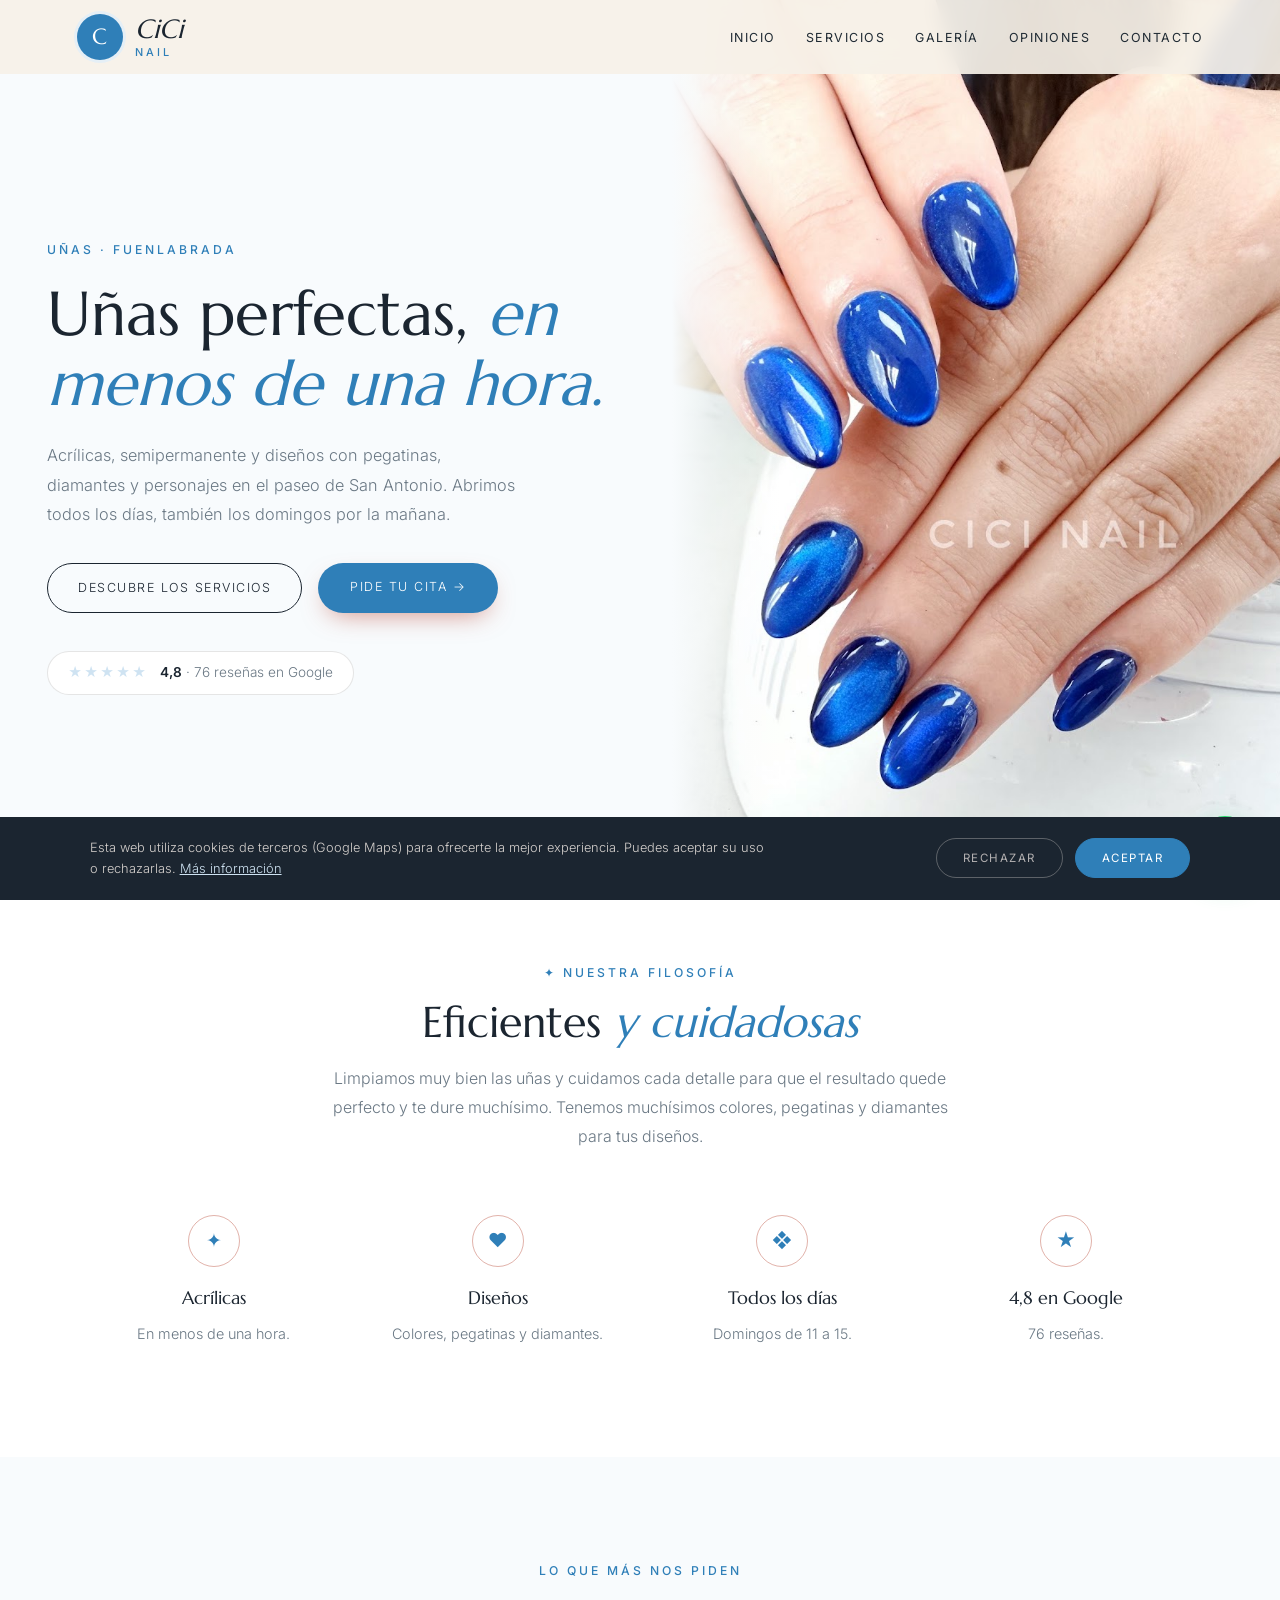
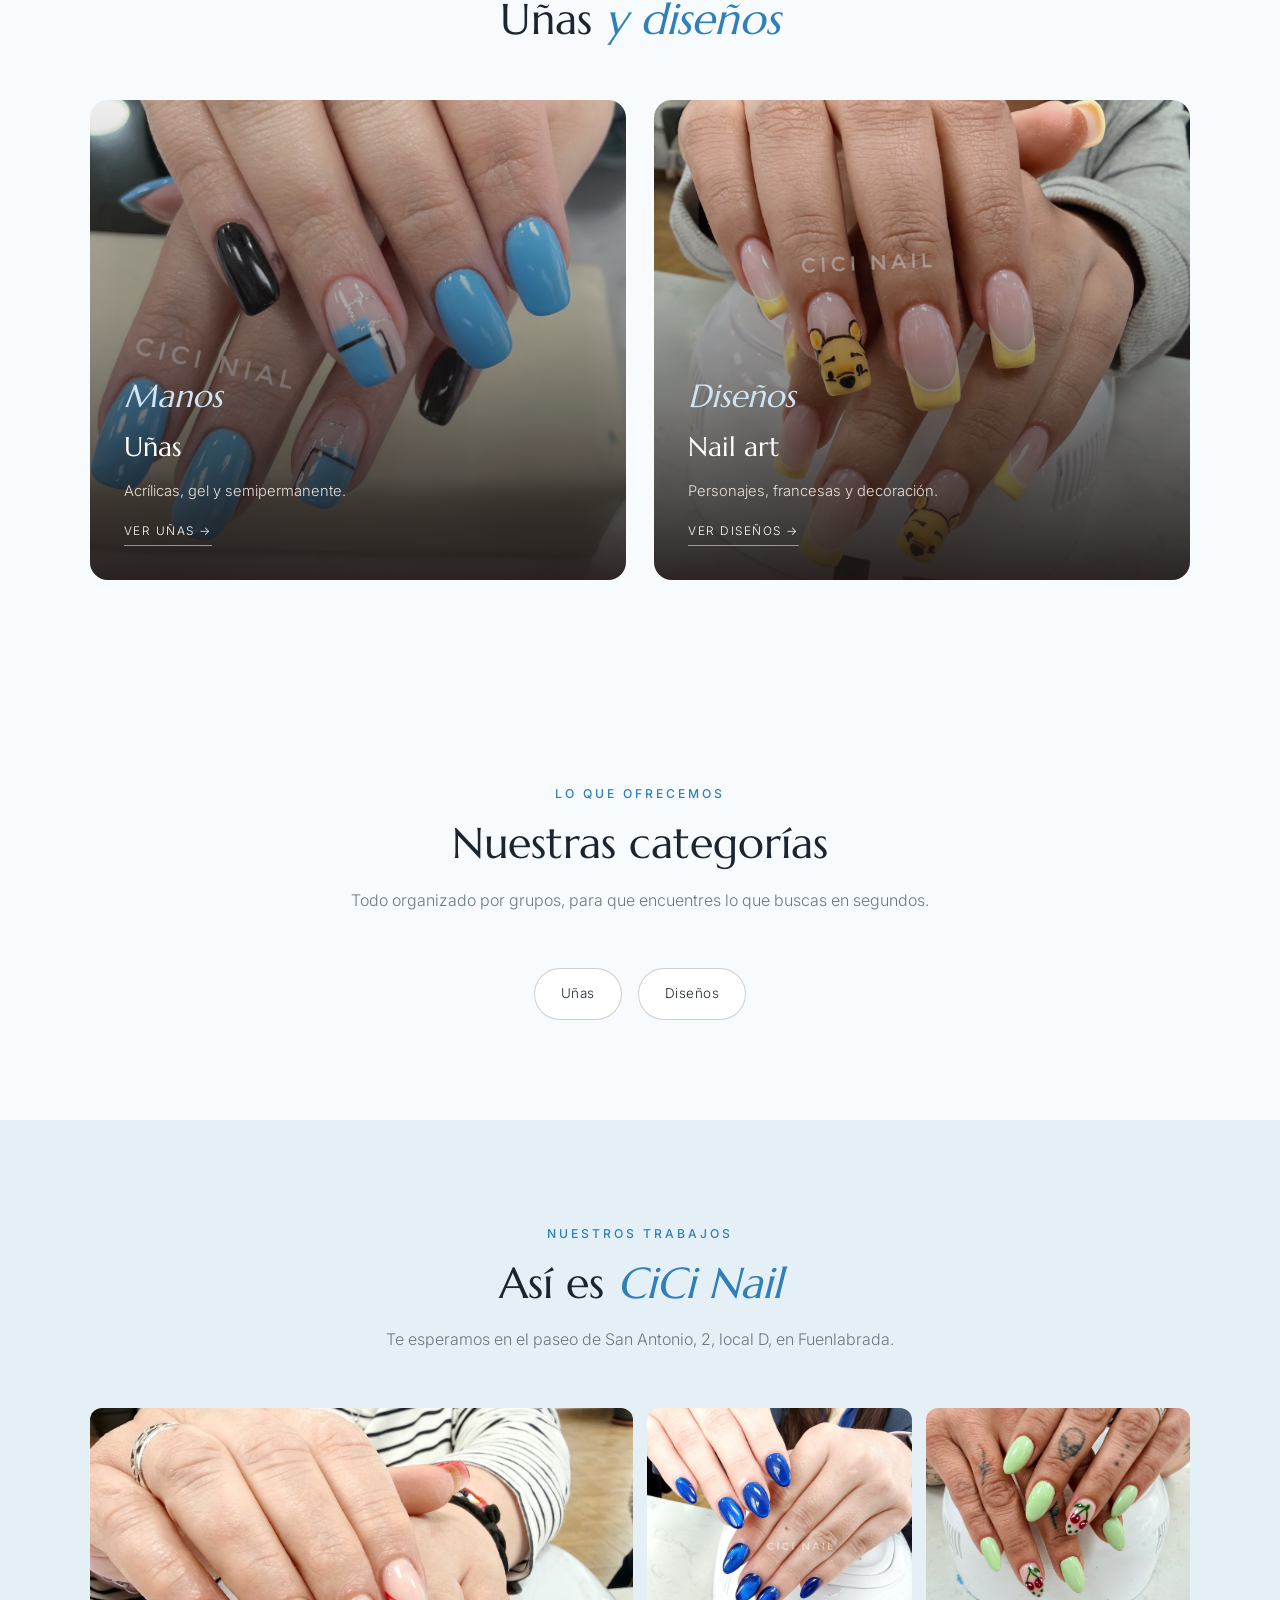
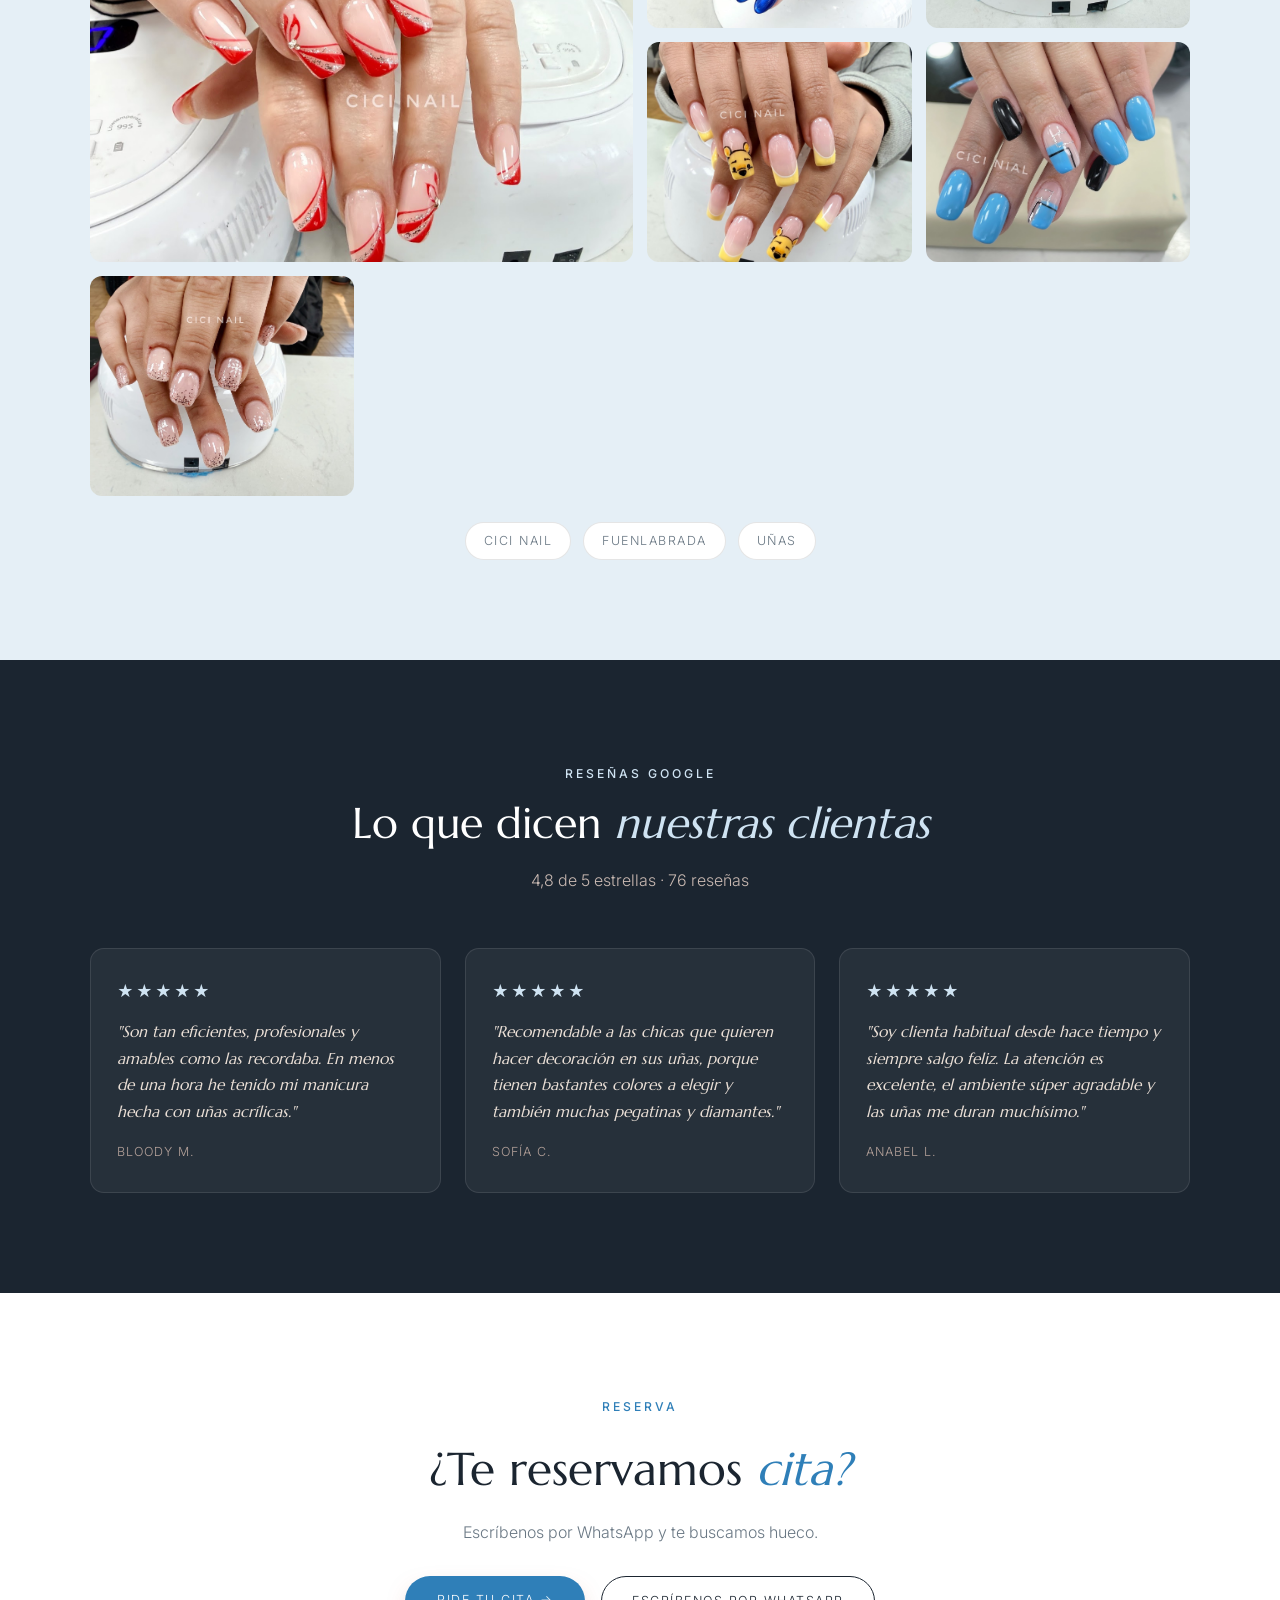
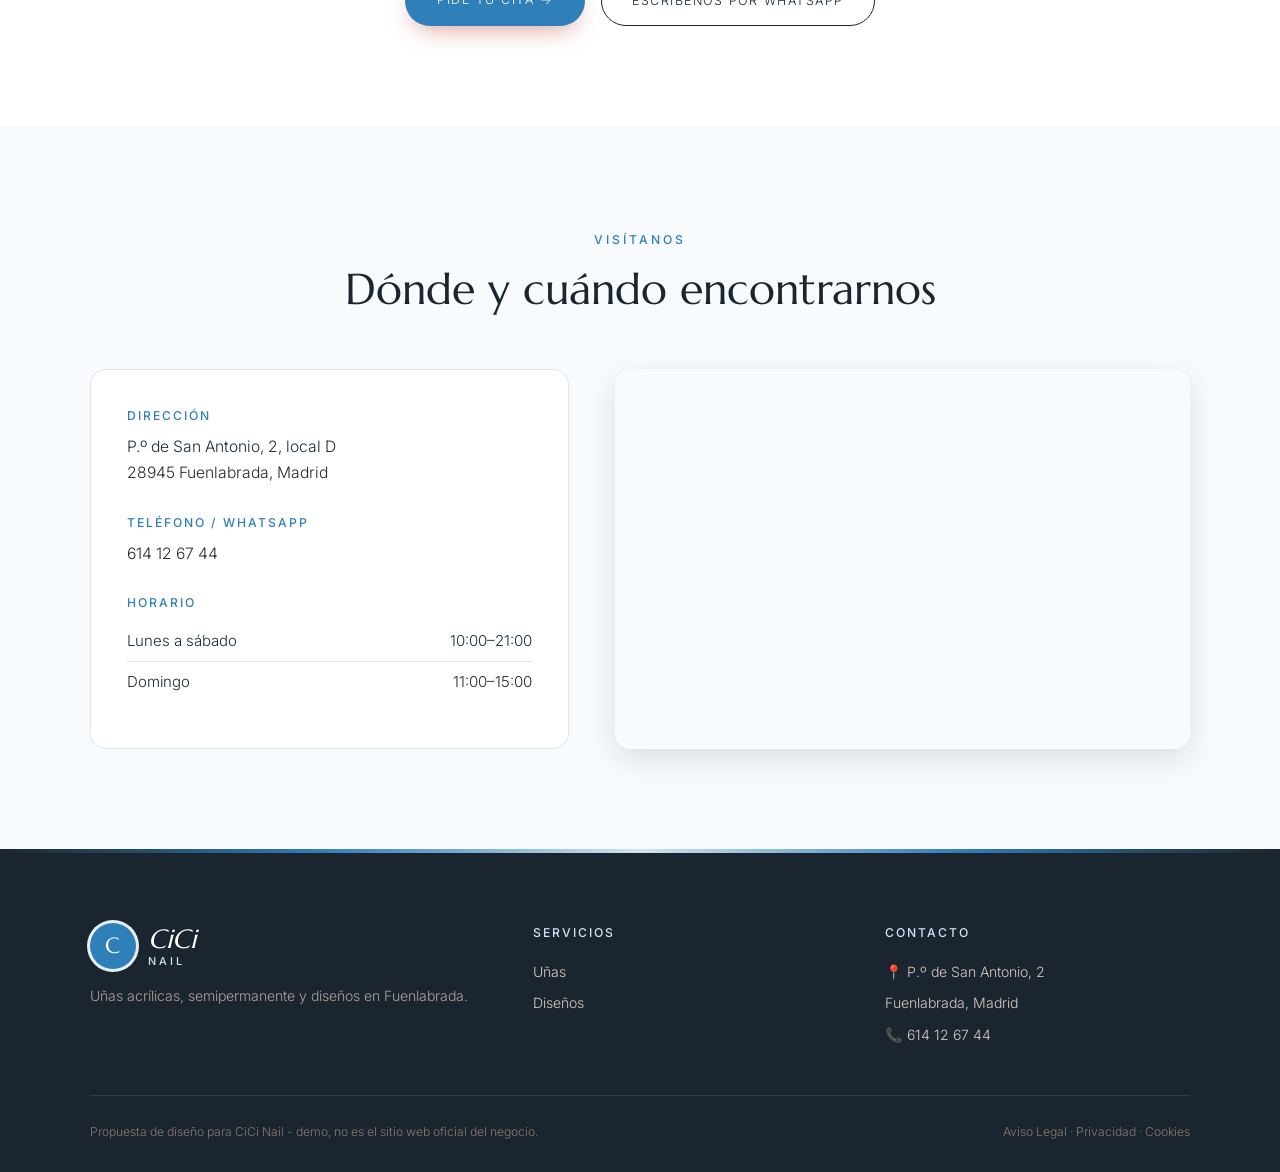
<file: index.html>
<!DOCTYPE html>
<html lang="es">
<head>
<meta charset="UTF-8">
<meta name="viewport" content="width=device-width, initial-scale=1.0">
<title>CiCi Nail — Uñas acrílicas, gel y decoración en Fuenlabrada</title>
<meta name="description" content="CiCi Nail, salón de uñas en P.º de San Antonio 2, Fuenlabrada. Uñas acrílicas, semipermanente, diseños con pegatinas, diamantes y personajes, y manicura. Abierto todos los días. 4,8★ con 76 reseñas en Google.">
<meta name="theme-color" content="#1b2530">
<meta property="og:title" content="CiCi Nail · Fuenlabrada">
<meta property="og:image" content="maps_06.jpg">

<link rel="preconnect" href="https://fonts.googleapis.com"><link rel="preconnect" href="https://fonts.gstatic.com" crossorigin><link href="https://fonts.googleapis.com/css2?family=Marcellus&family=Inter:wght@300;400;500;600&display=swap" rel="stylesheet">
<link rel="stylesheet" href="styles.css">
</head>
<body>

<header id="header">
  <a href="index.html" class="logo" aria-label="CiCi Nail, inicio"><span class="logo-mark">C</span><span class="logo-text"><span class="script">CiCi</span><small>nail</small></span></a>
  <nav id="nav" aria-label="Navegación principal"><ul><li><a href="index.html#inicio">Inicio</a></li><li><a href="servicios.html">Servicios</a></li><li><a href="index.html#galeria">Galería</a></li><li><a href="index.html#opiniones">Opiniones</a></li><li><a href="index.html#contacto">Contacto</a></li></ul></nav><button class="nav-toggle" id="navToggle" aria-label="Abrir menú">☰</button>
</header>

<section class="hero" id="inicio">
  <div class="hero-text">
    <span class="eyebrow">Uñas · Fuenlabrada</span>
    <h1>Uñas perfectas, <em>en menos de una hora.</em></h1>
    <p>Acrílicas, semipermanente y diseños con pegatinas, diamantes y personajes en el paseo de San Antonio. Abrimos todos los días, también los domingos por la mañana.</p>
    <div class="hero-ctas">
      <a href="servicios.html" class="btn-outline">Descubre los servicios</a>
      <a href="https://wa.me/34614126744?text=Hola%2C%20quiero%20pedir%20cita%20en%20CiCi%20Nail" class="btn-solid" target="_blank" rel="noopener">Pide tu cita →</a>
    </div>
    <a class="hero-rating" href="https://www.google.com/maps/search/?api=1&query=CiCi+Nail,+P.%C2%BA+de+San+Antonio+2,+Fuenlabrada" target="_blank" rel="noopener"><span class="stars">★★★★★</span><span><strong>4,8</strong> · 76 reseñas en Google</span></a>
  </div>
  <div class="hero-img"><img src="maps_06.jpg" alt="Uñas azules almendradas en CiCi Nail" style="object-position:center 50%;"></div>
</section>

<section class="trust">
  <div class="section-head">
    <span class="eyebrow">✦ Nuestra filosofía</span>
    <h2>Eficientes <em>y cuidadosas</em></h2>
    <p>Limpiamos muy bien las uñas y cuidamos cada detalle para que el resultado quede perfecto y te dure muchísimo. Tenemos muchísimos colores, pegatinas y diamantes para tus diseños.</p>
  </div>
  <div class="trust-grid">
    <div class="trust-card"><span class="trust-ic">✦</span><h3>Acrílicas</h3><p>En menos de una hora.</p></div>
    <div class="trust-card"><span class="trust-ic">♥</span><h3>Diseños</h3><p>Colores, pegatinas y diamantes.</p></div>
    <div class="trust-card"><span class="trust-ic">❖</span><h3>Todos los días</h3><p>Domingos de 11 a 15.</p></div>
    <div class="trust-card"><span class="trust-ic">★</span><h3>4,8 en Google</h3><p>76 reseñas.</p></div>
  </div>
</section>

<section class="worlds">
  <div class="section-head">
    <span class="eyebrow">Lo que más nos piden</span>
    <h2>Uñas <em>y diseños</em></h2>
  </div>
  <div class="worlds-grid">
    <a href="servicios.html#manos" class="world-card"><img src="maps_08.jpg" alt="Uñas"><div class="world-text"><span class="script">Manos</span><h3>Uñas</h3><p>Acrílicas, gel y semipermanente.</p><span class="world-link">Ver uñas →</span></div></a>
    <a href="servicios.html#disenos" class="world-card"><img src="maps_17.jpg" alt="Nail art"><div class="world-text"><span class="script">Diseños</span><h3>Nail art</h3><p>Personajes, francesas y decoración.</p><span class="world-link">Ver diseños →</span></div></a>
  </div>
</section>

<section>
  <div class="section-head">
    <span class="eyebrow">Lo que ofrecemos</span>
    <h2>Nuestras categorías</h2>
    <p>Todo organizado por grupos, para que encuentres lo que buscas en segundos.</p>
  </div>
  <div class="cat-pills">
    <a href="servicios.html#manos" class="cat-pill">Uñas</a>
    <a href="servicios.html#disenos" class="cat-pill">Diseños</a>
  </div>
</section>

<section class="gallery-wrap" id="galeria">
  <div class="section-head">
    <span class="eyebrow">Nuestros trabajos</span>
    <h2>Así es <em>CiCi Nail</em></h2>
    <p>Te esperamos en el paseo de San Antonio, 2, local D, en Fuenlabrada.</p>
  </div>
  <div class="gallery">
    <figure class="big"><img src="maps_01.jpg" alt="Francesa con líneas rojas" loading="lazy"></figure>
    <figure><img src="maps_06.jpg" alt="Azul eléctrico" loading="lazy"></figure>
    <figure><img src="maps_13.jpg" alt="Verde con cerezas" loading="lazy"></figure>
    <figure><img src="maps_17.jpg" alt="Winnie the Pooh" loading="lazy"></figure>
    <figure><img src="maps_08.jpg" alt="Azul y negro" loading="lazy"></figure>
    <figure><img src="maps_05.jpg" alt="Glitter rosa" loading="lazy"></figure>
  </div>
  <div class="brands"><span>CiCi Nail</span><span>Fuenlabrada</span><span>Uñas</span></div>
</section>

<section class="reviews-wrap" id="opiniones">
  <div class="section-head">
    <span class="eyebrow">Reseñas Google</span>
    <h2>Lo que dicen <em>nuestras clientas</em></h2>
    <p>4,8 de 5 estrellas · 76 reseñas</p>
  </div>
  <div class="review-grid">
    <div class="review-card"><div class="stars">★★★★★</div><p>"Son tan eficientes, profesionales y amables como las recordaba. En menos de una hora he tenido mi manicura hecha con uñas acrílicas."</p><cite>Bloody M.</cite></div>
    <div class="review-card"><div class="stars">★★★★★</div><p>"Recomendable a las chicas que quieren hacer decoración en sus uñas, porque tienen bastantes colores a elegir y también muchas pegatinas y diamantes."</p><cite>Sofía C.</cite></div>
    <div class="review-card"><div class="stars">★★★★★</div><p>"Soy clienta habitual desde hace tiempo y siempre salgo feliz. La atención es excelente, el ambiente súper agradable y las uñas me duran muchísimo."</p><cite>Anabel L.</cite></div>
  </div>
</section>

<section class="cta-section">
  <span class="eyebrow">Reserva</span>
  <h2>¿Te reservamos <em>cita?</em></h2>
  <p>Escríbenos por WhatsApp y te buscamos hueco.</p>
  <div class="cta-row">
    <a href="https://wa.me/34614126744?text=Hola%2C%20quiero%20pedir%20cita%20en%20CiCi%20Nail" class="btn-solid" target="_blank" rel="noopener">Pide tu cita →</a>
    <a href="https://wa.me/34614126744?text=Hola%2C%20quiero%20pedir%20cita%20en%20CiCi%20Nail" class="btn-outline" target="_blank" rel="noopener">Escríbenos por WhatsApp</a>
  </div>
</section>

<section class="contact-section" id="contacto">
  <div class="section-head">
    <span class="eyebrow">Visítanos</span>
    <h2>Dónde y cuándo encontrarnos</h2>
  </div>
  <div class="contact-grid">
    <div class="contact-info">
      <div class="contact-block"><h3>Dirección</h3><p>P.º de San Antonio, 2, local D<br>28945 Fuenlabrada, Madrid</p></div>
      <div class="contact-block"><h3>Teléfono / WhatsApp</h3><p><a href="tel:+34614126744">614 12 67 44</a></p></div>
      <div class="contact-block"><h3>Horario</h3><ul class="hours-list"><li><span>Lunes a sábado</span><span>10:00–21:00</span></li><li><span>Domingo</span><span>11:00–15:00</span></li></ul></div>
      
    </div>
    <div class="contact-map">
      <iframe title="Mapa de CiCi Nail" src="https://www.google.com/maps?q=CiCi+Nail,+P.%C2%BA+de+San+Antonio+2,+Fuenlabrada&output=embed" width="100%" height="100%" style="border:0;" allowfullscreen="" loading="lazy" referrerpolicy="no-referrer-when-downgrade"></iframe>
    </div>
  </div>
</section>

<footer>
  <div class="footer-grid">
    <div class="footer-brand">
      <a href="index.html" class="logo light"><span class="logo-mark">C</span><span class="logo-text"><span class="script">CiCi</span><small>nail</small></span></a>
      <p>Uñas acrílicas, semipermanente y diseños en Fuenlabrada.</p>
    </div>
    <div><h4>Servicios</h4><ul><li><a href="servicios.html#manos">Uñas</a></li><li><a href="servicios.html#disenos">Diseños</a></li></ul></div>
    <div><h4>Contacto</h4><ul><li>📍 P.º de San Antonio, 2</li><li>Fuenlabrada, Madrid</li><li>📞 <a href="tel:+34614126744">614 12 67 44</a></li></ul></div>
  </div>
  <div class="footer-bottom">
    <span>Propuesta de diseño para CiCi Nail - demo, no es el sitio web oficial del negocio.</span>
    <span><a href="aviso-legal.html">Aviso Legal</a> &middot; <a href="politica-privacidad.html">Privacidad</a> &middot; <a href="politica-cookies.html">Cookies</a></span>
  </div>
</footer>

<div id="cookie-banner" class="cookie-banner"><p>Esta web utiliza cookies de terceros (Google Maps) para ofrecerte la mejor experiencia. Puedes aceptar su uso o rechazarlas. <a href="politica-cookies.html">Más información</a></p><div class="cookie-actions"><button onclick="setCookieChoice('rejected')" class="ck-reject">Rechazar</button><button onclick="setCookieChoice('accepted')" class="ck-accept">Aceptar</button></div></div>
<div class="social-fabs"><a class="wa-fab" href="https://wa.me/34614126744?text=Hola%2C%20quiero%20pedir%20cita%20en%20CiCi%20Nail" target="_blank" rel="noopener" aria-label="Escribir por WhatsApp"><svg width="28" height="28" viewBox="0 0 24 24" fill="white"><path d="M17.5 14.4c-.3-.1-1.8-.9-2-1s-.5-.1-.7.1-.8 1-.9 1.2-.3.2-.6.1a8.2 8.2 0 0 1-2.4-1.5 9 9 0 0 1-1.7-2.1c-.2-.3 0-.5.1-.6l.4-.5.3-.5v-.5l-.9-2.2c-.2-.6-.5-.5-.7-.5h-.6a1.1 1.1 0 0 0-.8.4 3.4 3.4 0 0 0-1 2.5 5.9 5.9 0 0 0 1.2 3.1 13.5 13.5 0 0 0 5.2 4.6c2.6 1 2.6.7 3.1.6a2.6 2.6 0 0 0 1.7-1.2 2.1 2.1 0 0 0 .2-1.2c-.1-.1-.3-.2-.6-.3ZM12 21.8a9.8 9.8 0 0 1-5-1.4l-.4-.2-3.7 1 1-3.6-.2-.4A9.8 9.8 0 1 1 12 21.8Zm8.4-18.3A11.8 11.8 0 0 0 1.8 17.7L.2 23.8l6.3-1.6a11.8 11.8 0 0 0 5.6 1.4A11.8 11.8 0 0 0 20.4 3.5Z"/></svg></a></div>
<script src="main.js"></script>
</body>
</html>
</file>
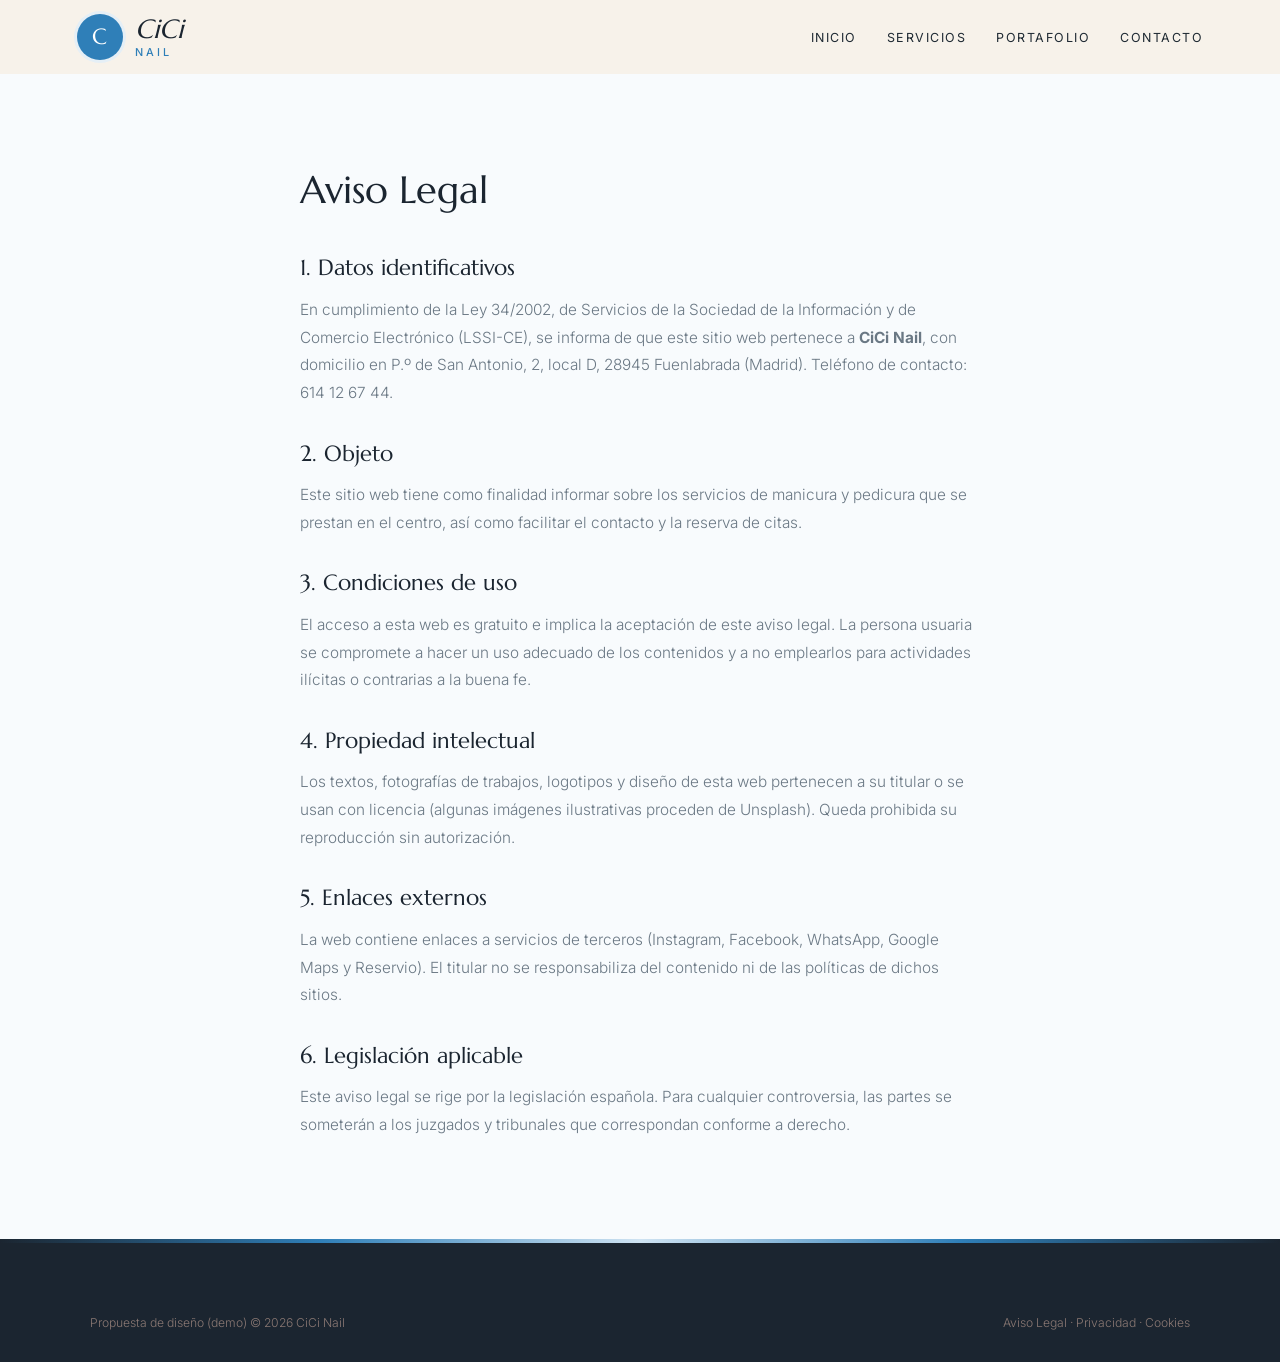
<file: aviso-legal.html>
<!DOCTYPE html>
<html lang="es">
<head>
<meta charset="UTF-8">
<meta name="viewport" content="width=device-width, initial-scale=1.0">
<title>Aviso Legal — CiCi Nail</title>
<meta name="robots" content="noindex">

<link rel="preconnect" href="https://fonts.googleapis.com">
<link href="https://fonts.googleapis.com/css2?family=Marcellus&family=Inter:wght@300;400;500;600&display=swap" rel="stylesheet">
<link rel="stylesheet" href="styles.css">
</head>
<body>
<header id="header" class="scrolled">
  <a href="index.html" class="logo" aria-label="CiCi Nail, inicio">
    <span class="logo-mark">C</span>
    <span class="logo-text"><span class="script">CiCi</span><small>nail</small></span>
  </a>
  <nav id="nav" aria-label="Navegación principal">
    <ul>
      <li><a href="index.html#inicio">Inicio</a></li>
      <li><a href="servicios.html">Servicios</a></li>
      <li><a href="portafolio.html">Portafolio</a></li>
      <li><a href="index.html#contacto">Contacto</a></li>
    </ul>
  </nav>
  <button class="nav-toggle" id="navToggle" aria-label="Abrir menú">☰</button>
</header>
<main class="legal"><h1>Aviso Legal</h1>
<h2>1. Datos identificativos</h2>
<p>En cumplimiento de la Ley 34/2002, de Servicios de la Sociedad de la Información y de Comercio Electrónico (LSSI-CE), se informa de que este sitio web pertenece a <strong>CiCi Nail</strong>, con domicilio en P.º de San Antonio, 2, local D, 28945 Fuenlabrada (Madrid). Teléfono de contacto: 614 12 67 44.</p>
<h2>2. Objeto</h2>
<p>Este sitio web tiene como finalidad informar sobre los servicios de manicura y pedicura que se prestan en el centro, así como facilitar el contacto y la reserva de citas.</p>
<h2>3. Condiciones de uso</h2>
<p>El acceso a esta web es gratuito e implica la aceptación de este aviso legal. La persona usuaria se compromete a hacer un uso adecuado de los contenidos y a no emplearlos para actividades ilícitas o contrarias a la buena fe.</p>
<h2>4. Propiedad intelectual</h2>
<p>Los textos, fotografías de trabajos, logotipos y diseño de esta web pertenecen a su titular o se usan con licencia (algunas imágenes ilustrativas proceden de Unsplash). Queda prohibida su reproducción sin autorización.</p>
<h2>5. Enlaces externos</h2>
<p>La web contiene enlaces a servicios de terceros (Instagram, Facebook, WhatsApp, Google Maps y Reservio). El titular no se responsabiliza del contenido ni de las políticas de dichos sitios.</p>
<h2>6. Legislación aplicable</h2>
<p>Este aviso legal se rige por la legislación española. Para cualquier controversia, las partes se someterán a los juzgados y tribunales que correspondan conforme a derecho.</p></main>
<footer>
  <div class="footer-bottom" style="margin-top:0">
    <span>Propuesta de diseño (demo) © 2026 CiCi Nail</span>
    <span><a href="aviso-legal.html">Aviso Legal</a> &middot; <a href="politica-privacidad.html">Privacidad</a> &middot; <a href="politica-cookies.html">Cookies</a></span>
  </div>
</footer>
<script src="main.js"></script>
</body>
</html>
</file>
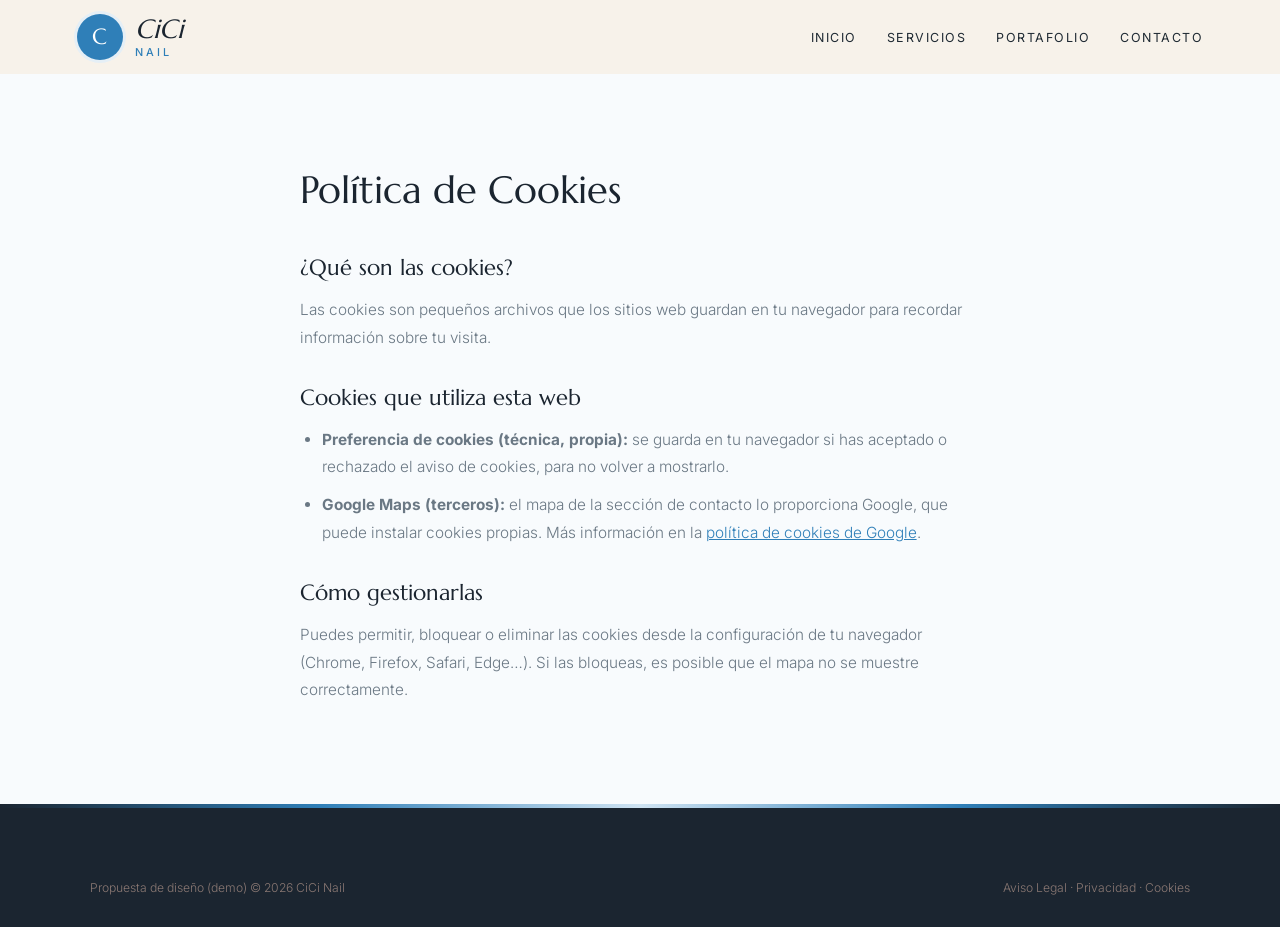
<file: politica-cookies.html>
<!DOCTYPE html>
<html lang="es">
<head>
<meta charset="UTF-8">
<meta name="viewport" content="width=device-width, initial-scale=1.0">
<title>Política de Cookies — CiCi Nail</title>
<meta name="robots" content="noindex">

<link rel="preconnect" href="https://fonts.googleapis.com">
<link href="https://fonts.googleapis.com/css2?family=Marcellus&family=Inter:wght@300;400;500;600&display=swap" rel="stylesheet">
<link rel="stylesheet" href="styles.css">
</head>
<body>
<header id="header" class="scrolled">
  <a href="index.html" class="logo" aria-label="CiCi Nail, inicio">
    <span class="logo-mark">C</span>
    <span class="logo-text"><span class="script">CiCi</span><small>nail</small></span>
  </a>
  <nav id="nav" aria-label="Navegación principal">
    <ul>
      <li><a href="index.html#inicio">Inicio</a></li>
      <li><a href="servicios.html">Servicios</a></li>
      <li><a href="portafolio.html">Portafolio</a></li>
      <li><a href="index.html#contacto">Contacto</a></li>
    </ul>
  </nav>
  <button class="nav-toggle" id="navToggle" aria-label="Abrir menú">☰</button>
</header>
<main class="legal"><h1>Política de Cookies</h1>
<h2>¿Qué son las cookies?</h2>
<p>Las cookies son pequeños archivos que los sitios web guardan en tu navegador para recordar información sobre tu visita.</p>
<h2>Cookies que utiliza esta web</h2>
<ul>
<li><strong>Preferencia de cookies (técnica, propia):</strong> se guarda en tu navegador si has aceptado o rechazado el aviso de cookies, para no volver a mostrarlo.</li>
<li><strong>Google Maps (terceros):</strong> el mapa de la sección de contacto lo proporciona Google, que puede instalar cookies propias. Más información en la <a href="https://policies.google.com/technologies/cookies" target="_blank" rel="noopener">política de cookies de Google</a>.</li>
</ul>
<h2>Cómo gestionarlas</h2>
<p>Puedes permitir, bloquear o eliminar las cookies desde la configuración de tu navegador (Chrome, Firefox, Safari, Edge…). Si las bloqueas, es posible que el mapa no se muestre correctamente.</p></main>
<footer>
  <div class="footer-bottom" style="margin-top:0">
    <span>Propuesta de diseño (demo) © 2026 CiCi Nail</span>
    <span><a href="aviso-legal.html">Aviso Legal</a> &middot; <a href="politica-privacidad.html">Privacidad</a> &middot; <a href="politica-cookies.html">Cookies</a></span>
  </div>
</footer>
<script src="main.js"></script>
</body>
</html>
</file>
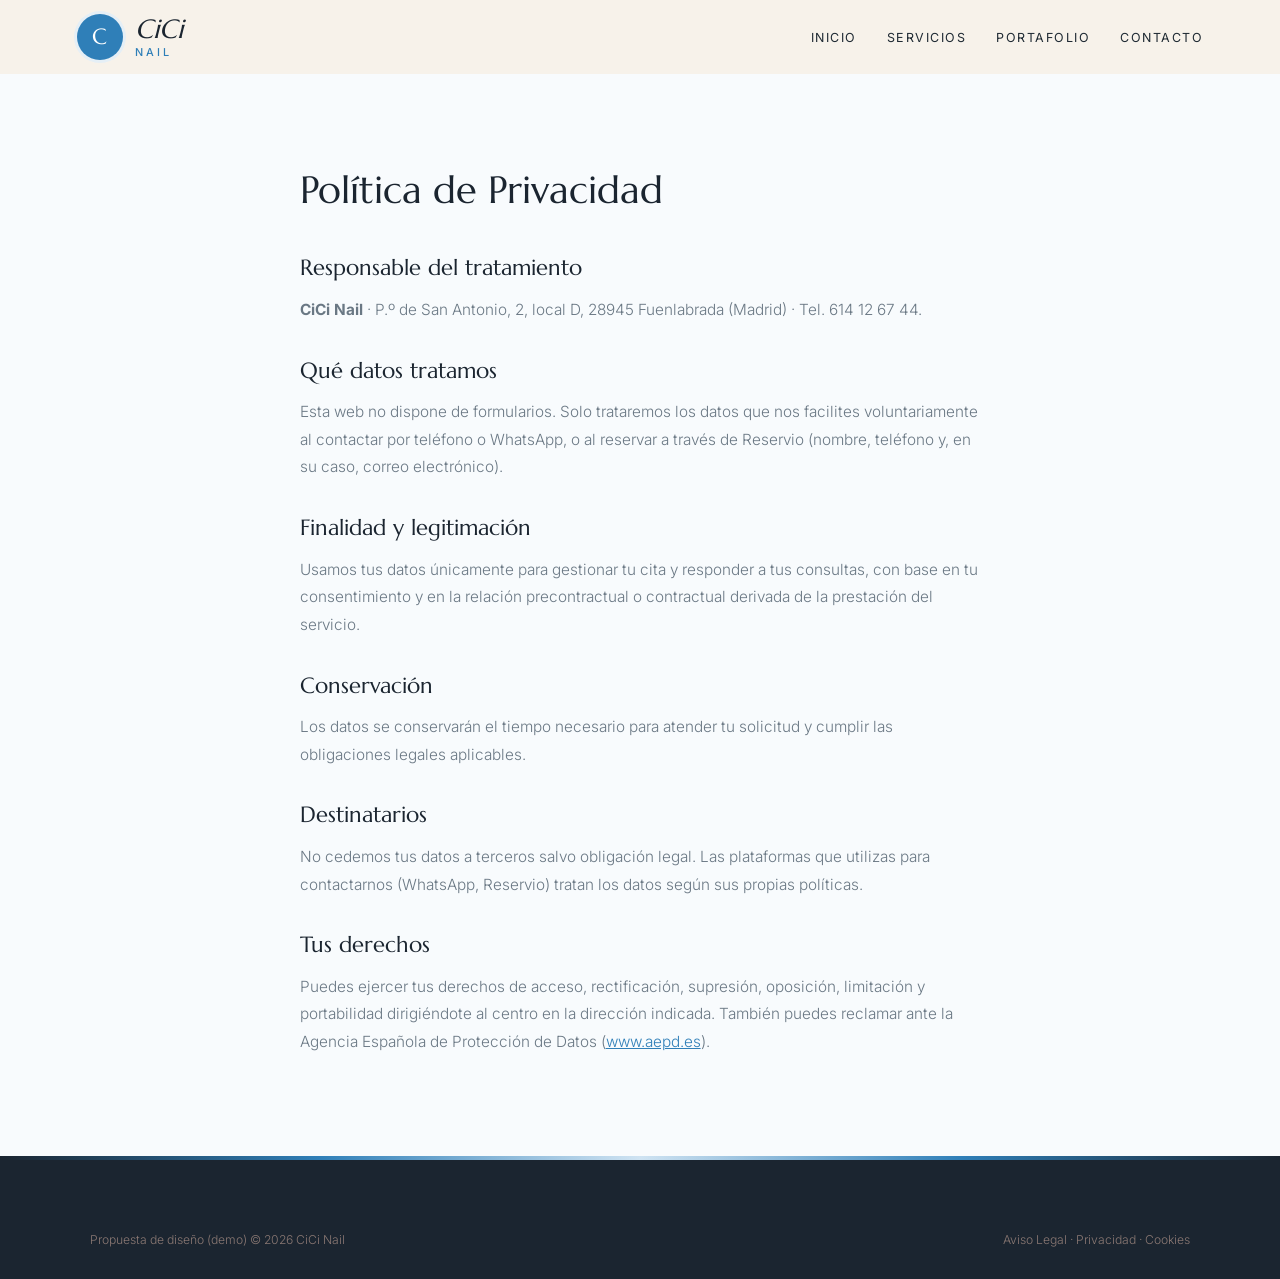
<file: politica-privacidad.html>
<!DOCTYPE html>
<html lang="es">
<head>
<meta charset="UTF-8">
<meta name="viewport" content="width=device-width, initial-scale=1.0">
<title>Política de Privacidad — CiCi Nail</title>
<meta name="robots" content="noindex">

<link rel="preconnect" href="https://fonts.googleapis.com">
<link href="https://fonts.googleapis.com/css2?family=Marcellus&family=Inter:wght@300;400;500;600&display=swap" rel="stylesheet">
<link rel="stylesheet" href="styles.css">
</head>
<body>
<header id="header" class="scrolled">
  <a href="index.html" class="logo" aria-label="CiCi Nail, inicio">
    <span class="logo-mark">C</span>
    <span class="logo-text"><span class="script">CiCi</span><small>nail</small></span>
  </a>
  <nav id="nav" aria-label="Navegación principal">
    <ul>
      <li><a href="index.html#inicio">Inicio</a></li>
      <li><a href="servicios.html">Servicios</a></li>
      <li><a href="portafolio.html">Portafolio</a></li>
      <li><a href="index.html#contacto">Contacto</a></li>
    </ul>
  </nav>
  <button class="nav-toggle" id="navToggle" aria-label="Abrir menú">☰</button>
</header>
<main class="legal"><h1>Política de Privacidad</h1>
<h2>Responsable del tratamiento</h2>
<p><strong>CiCi Nail</strong> · P.º de San Antonio, 2, local D, 28945 Fuenlabrada (Madrid) · Tel. 614 12 67 44.</p>
<h2>Qué datos tratamos</h2>
<p>Esta web no dispone de formularios. Solo trataremos los datos que nos facilites voluntariamente al contactar por teléfono o WhatsApp, o al reservar a través de Reservio (nombre, teléfono y, en su caso, correo electrónico).</p>
<h2>Finalidad y legitimación</h2>
<p>Usamos tus datos únicamente para gestionar tu cita y responder a tus consultas, con base en tu consentimiento y en la relación precontractual o contractual derivada de la prestación del servicio.</p>
<h2>Conservación</h2>
<p>Los datos se conservarán el tiempo necesario para atender tu solicitud y cumplir las obligaciones legales aplicables.</p>
<h2>Destinatarios</h2>
<p>No cedemos tus datos a terceros salvo obligación legal. Las plataformas que utilizas para contactarnos (WhatsApp, Reservio) tratan los datos según sus propias políticas.</p>
<h2>Tus derechos</h2>
<p>Puedes ejercer tus derechos de acceso, rectificación, supresión, oposición, limitación y portabilidad dirigiéndote al centro en la dirección indicada. También puedes reclamar ante la Agencia Española de Protección de Datos (<a href="https://www.aepd.es" target="_blank" rel="noopener">www.aepd.es</a>).</p></main>
<footer>
  <div class="footer-bottom" style="margin-top:0">
    <span>Propuesta de diseño (demo) © 2026 CiCi Nail</span>
    <span><a href="aviso-legal.html">Aviso Legal</a> &middot; <a href="politica-privacidad.html">Privacidad</a> &middot; <a href="politica-cookies.html">Cookies</a></span>
  </div>
</footer>
<script src="main.js"></script>
</body>
</html>
</file>
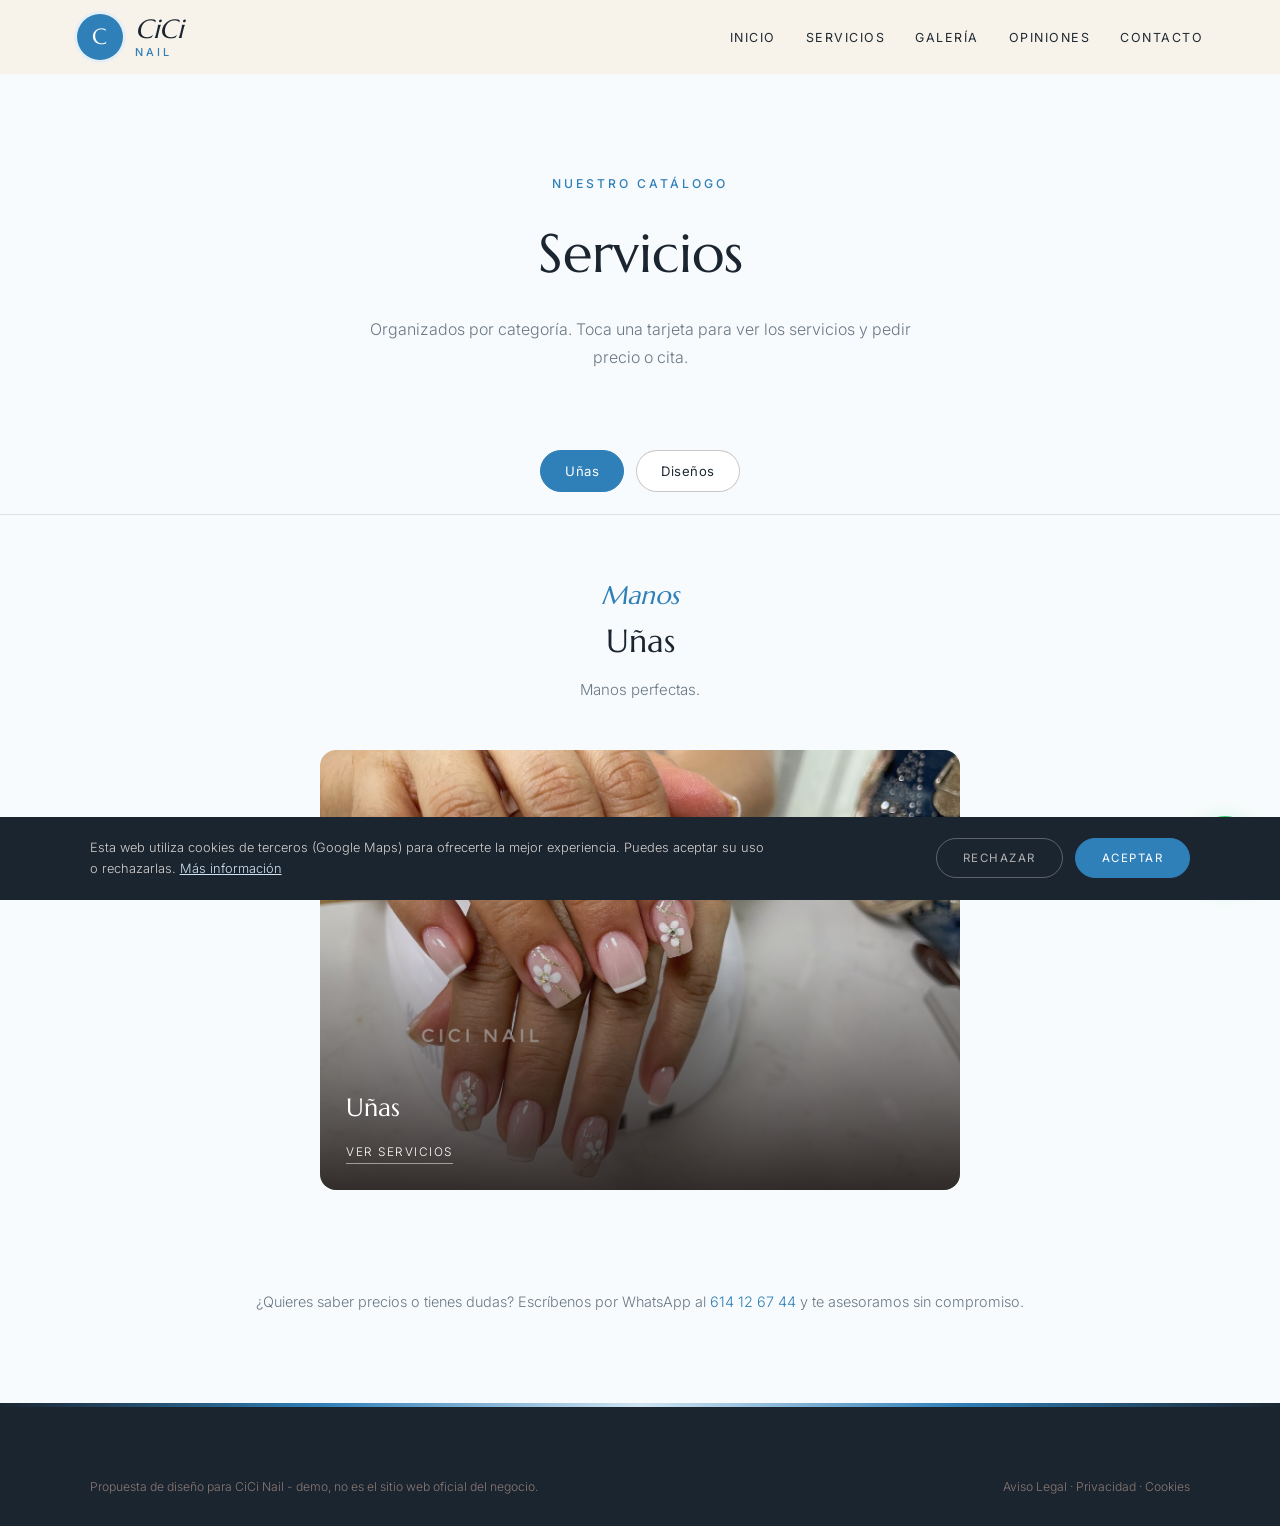
<file: servicios.html>
<!DOCTYPE html>
<html lang="es">
<head>
<meta charset="UTF-8">
<meta name="viewport" content="width=device-width, initial-scale=1.0">
<title>Servicios — CiCi Nail · Fuenlabrada</title>
<meta name="description" content="Servicios de CiCi Nail en Fuenlabrada.">

<link rel="preconnect" href="https://fonts.googleapis.com"><link rel="preconnect" href="https://fonts.gstatic.com" crossorigin><link href="https://fonts.googleapis.com/css2?family=Marcellus&family=Inter:wght@300;400;500;600&display=swap" rel="stylesheet">
<link rel="stylesheet" href="styles.css">
</head>
<body>

<header id="header" class="scrolled">
  <a href="index.html" class="logo" aria-label="CiCi Nail, inicio"><span class="logo-mark">C</span><span class="logo-text"><span class="script">CiCi</span><small>nail</small></span></a>
  <nav id="nav" aria-label="Navegación principal"><ul><li><a href="index.html#inicio">Inicio</a></li><li><a href="servicios.html">Servicios</a></li><li><a href="index.html#galeria">Galería</a></li><li><a href="index.html#opiniones">Opiniones</a></li><li><a href="index.html#contacto">Contacto</a></li></ul></nav><button class="nav-toggle" id="navToggle" aria-label="Abrir menú">☰</button>
</header>

<div class="page-hero">
  <span class="eyebrow">Nuestro catálogo</span>
  <h1>Servicios</h1>
  <p>Organizados por categoría. Toca una tarjeta para ver los servicios y pedir precio o cita.</p>
</div>

<div class="tabs">
  <button class="tab-btn active" data-tab="manos">Uñas</button>
  <button class="tab-btn" data-tab="disenos">Diseños</button>
  
</div>

<div class="tab-panel active" id="manos">
  <div class="tab-intro"><span class="script">Manos</span><h2>Uñas</h2><p>Manos perfectas.</p></div>
  <div class="cat-grid single">
    <div class="cat-card" onclick="openModal('manos')"><img src="maps_10.jpg" alt="Uñas" loading="lazy"><div class="cat-card-text"><h3>Uñas</h3><span>Ver servicios</span></div></div>
  </div>
</div>

<div class="tab-panel" id="disenos">
  <div class="tab-intro"><span class="script">Nail art</span><h2>Diseños</h2><p>Tu estilo en las uñas.</p></div>
  <div class="cat-grid single">
    <div class="cat-card" onclick="openModal('disenos')"><img src="maps_04.jpg" alt="Diseños" loading="lazy"><div class="cat-card-text"><h3>Diseños</h3><span>Ver servicios</span></div></div>
  </div>
</div>


<p class="services-note">¿Quieres saber precios o tienes dudas? Escríbenos por WhatsApp al <a href="https://wa.me/34614126744" target="_blank" rel="noopener" style="color:var(--red)">614 12 67 44</a> y te asesoramos sin compromiso.</p>

<div class="modal-overlay" id="modal-manos"><div class="modal">
  <button class="modal-close" onclick="closeModal('manos')" aria-label="Cerrar">×</button>
  <h3>Uñas</h3><p class="modal-sub">Manos</p>
  <div class="svc-row"><div><div class="svc-name">U</div><span class="svc-desc">ñ</span></div><div class="svc-price">Consultar</div></div>
  <div class="svc-row"><div><div class="svc-name">U</div><span class="svc-desc">ñ</span></div><div class="svc-price">Consultar</div></div>
  <div class="svc-row"><div><div class="svc-name">S</div><span class="svc-desc">e</span></div><div class="svc-price">Consultar</div></div>
  <div class="svc-row"><div><div class="svc-name">R</div><span class="svc-desc">e</span></div><div class="svc-price">Consultar</div></div>
  <div class="svc-row"><div><div class="svc-name">M</div><span class="svc-desc">a</span></div><div class="svc-price">Consultar</div></div>
  <a class="modal-cta alt" href="https://wa.me/34614126744?text=Hola%2C%20quiero%20informaci%C3%B3n%20sobre%20u%C3%B1as" target="_blank" rel="noopener">Pedir cita por WhatsApp</a>
</div></div>

<div class="modal-overlay" id="modal-disenos"><div class="modal">
  <button class="modal-close" onclick="closeModal('disenos')" aria-label="Cerrar">×</button>
  <h3>Diseños</h3><p class="modal-sub">Nail art</p>
  <div class="svc-row"><div><div class="svc-name">F</div><span class="svc-desc">r</span></div><div class="svc-price">Consultar</div></div>
  <div class="svc-row"><div><div class="svc-name">P</div><span class="svc-desc">e</span></div><div class="svc-price">Consultar</div></div>
  <div class="svc-row"><div><div class="svc-name">P</div><span class="svc-desc">e</span></div><div class="svc-price">Consultar</div></div>
  <div class="svc-row"><div><div class="svc-name">G</div><span class="svc-desc">l</span></div><div class="svc-price">Consultar</div></div>
  <div class="svc-row"><div><div class="svc-name">D</div><span class="svc-desc">i</span></div><div class="svc-price">Consultar</div></div>
  <a class="modal-cta alt" href="https://wa.me/34614126744?text=Hola%2C%20quiero%20informaci%C3%B3n%20sobre%20dise%C3%B1os" target="_blank" rel="noopener">Pedir cita por WhatsApp</a>
</div></div>


<footer>
  <div class="footer-bottom" style="margin-top:0">
    <span>Propuesta de diseño para CiCi Nail - demo, no es el sitio web oficial del negocio.</span>
    <span><a href="aviso-legal.html">Aviso Legal</a> &middot; <a href="politica-privacidad.html">Privacidad</a> &middot; <a href="politica-cookies.html">Cookies</a></span>
  </div>
</footer>

<div id="cookie-banner" class="cookie-banner"><p>Esta web utiliza cookies de terceros (Google Maps) para ofrecerte la mejor experiencia. Puedes aceptar su uso o rechazarlas. <a href="politica-cookies.html">Más información</a></p><div class="cookie-actions"><button onclick="setCookieChoice('rejected')" class="ck-reject">Rechazar</button><button onclick="setCookieChoice('accepted')" class="ck-accept">Aceptar</button></div></div>
<div class="social-fabs"><a class="wa-fab" href="https://wa.me/34614126744?text=Hola%2C%20quiero%20pedir%20cita%20en%20CiCi%20Nail" target="_blank" rel="noopener" aria-label="Escribir por WhatsApp"><svg width="28" height="28" viewBox="0 0 24 24" fill="white"><path d="M17.5 14.4c-.3-.1-1.8-.9-2-1s-.5-.1-.7.1-.8 1-.9 1.2-.3.2-.6.1a8.2 8.2 0 0 1-2.4-1.5 9 9 0 0 1-1.7-2.1c-.2-.3 0-.5.1-.6l.4-.5.3-.5v-.5l-.9-2.2c-.2-.6-.5-.5-.7-.5h-.6a1.1 1.1 0 0 0-.8.4 3.4 3.4 0 0 0-1 2.5 5.9 5.9 0 0 0 1.2 3.1 13.5 13.5 0 0 0 5.2 4.6c2.6 1 2.6.7 3.1.6a2.6 2.6 0 0 0 1.7-1.2 2.1 2.1 0 0 0 .2-1.2c-.1-.1-.3-.2-.6-.3ZM12 21.8a9.8 9.8 0 0 1-5-1.4l-.4-.2-3.7 1 1-3.6-.2-.4A9.8 9.8 0 1 1 12 21.8Zm8.4-18.3A11.8 11.8 0 0 0 1.8 17.7L.2 23.8l6.3-1.6a11.8 11.8 0 0 0 5.6 1.4A11.8 11.8 0 0 0 20.4 3.5Z"/></svg></a></div>
<script src="main.js"></script>
</body>
</html>
</file>
<file: styles.css>
:root{
  --cream:#f8fbfd; --paper:#ffffff; --tint:#e5eff6; --ink:#1f2a33; --dark:#1b2530; --muted:#6a7884;
  --red:#2f7fb8; --red-dark:#22628f; --teal:#2f7fb8; --gold:#cfe3f2; --line:rgba(0,0,0,.1);
  --brand-gradient:linear-gradient(90deg,#1b2530,#2f7fb8,#cfe3f2,#2f7fb8,#1b2530);
}
*{margin:0;padding:0;box-sizing:border-box;}
html{scroll-behavior:smooth;}
body{font-family:'Inter',sans-serif;background:var(--cream);color:var(--ink);overflow-x:hidden;font-weight:300;line-height:1.6;}
a{text-decoration:none;color:inherit;}
h1,h2,h3{font-family:'Marcellus',serif;font-weight:500;}
h1 em,h2 em{font-style:italic;color:var(--red);}
img{max-width:100%;display:block;}
.script{font-family:'Marcellus',serif;font-style:italic;}

/* HEADER */
header{position:fixed;top:0;left:0;right:0;z-index:100;display:flex;justify-content:space-between;align-items:center;padding:14px 6%;background:rgba(247,241,233,.92);backdrop-filter:blur(10px);-webkit-backdrop-filter:blur(10px);transition:box-shadow .3s,padding .3s;}
header.scrolled{box-shadow:0 2px 24px rgba(28,22,20,.1);padding:8px 6%;}
.logo{display:flex;align-items:center;gap:12px;color:var(--dark);}
.logo-badge{width:58px;height:58px;border-radius:50%;object-fit:cover;box-shadow:0 0 0 2px var(--gold),0 6px 16px rgba(28,22,20,.15);transition:width .3s,height .3s;}
header.scrolled .logo-badge{width:46px;height:46px;}
.logo-text{display:flex;flex-direction:column;line-height:1;}
.logo-text .script{font-size:1.65rem;color:var(--dark);}
.logo-text small{font-size:.68rem;letter-spacing:3px;text-transform:uppercase;color:var(--red);margin-top:4px;font-weight:500;}
.logo.light .logo-text .script{color:#fff;}
.logo.light .logo-text small{color:var(--gold);}
nav ul{list-style:none;display:flex;gap:30px;}
nav a{font-size:.78rem;letter-spacing:1.5px;text-transform:uppercase;font-weight:400;position:relative;padding:4px 0;}
nav a::after{content:"";position:absolute;left:0;bottom:-2px;height:1px;width:100%;background:var(--red);transform:scaleX(0);transform-origin:right;transition:transform .3s;}
nav a:hover::after{transform:scaleX(1);transform-origin:left;}
.nav-toggle{display:none;font-size:1.6rem;background:none;border:none;color:var(--dark);cursor:pointer;}

/* BOTONES */
.btn-outline{display:inline-block;border:1px solid var(--dark);color:var(--dark);padding:14px 30px;font-size:.78rem;letter-spacing:1.5px;text-transform:uppercase;border-radius:40px;transition:all .25s;}
.btn-outline:hover{background:var(--dark);color:var(--cream);}
.btn-outline.light{border-color:rgba(255,255,255,.5);color:#fff;}
.btn-outline.light:hover{background:#fff;color:var(--dark);}
.btn-solid{display:inline-block;background:var(--red);color:#fff;padding:14px 32px;font-size:.78rem;letter-spacing:1.5px;text-transform:uppercase;border-radius:40px;transition:transform .25s,box-shadow .25s,background .25s;box-shadow:0 10px 26px -10px rgba(181,64,44,.6);}
.btn-solid:hover{transform:translateY(-2px);background:var(--red-dark);}

/* HERO */
.hero{min-height:95vh;display:grid;grid-template-columns:1.05fr .95fr;align-items:stretch;padding:0;}
.hero-text{display:flex;flex-direction:column;justify-content:center;padding:150px 7% 70px;}
.eyebrow{display:inline-block;color:var(--teal);text-transform:uppercase;letter-spacing:3px;font-size:.76rem;font-weight:500;}
.hero-text .eyebrow{margin-bottom:20px;}
.hero-text h1{font-size:clamp(2.4rem,5vw,3.9rem);line-height:1.12;margin-bottom:22px;color:var(--dark);}
.hero-text p{font-size:1.02rem;color:var(--muted);max-width:470px;line-height:1.8;margin-bottom:34px;}
.hero-ctas{display:flex;gap:16px;flex-wrap:wrap;}
.hero-rating{display:inline-flex;align-items:center;gap:12px;margin-top:38px;padding:10px 20px;border:1px solid var(--line);border-radius:40px;background:var(--paper);font-size:.85rem;color:var(--muted);align-self:flex-start;}
.hero-rating strong{color:var(--dark);font-weight:600;}
.stars{color:var(--gold);letter-spacing:2px;}
.hero-img{position:relative;overflow:hidden;}
.hero-img img{width:100%;height:100%;object-fit:cover;position:absolute;inset:0;}
.hero-img::after{content:"";position:absolute;inset:0;background:linear-gradient(90deg,var(--cream) 0%,rgba(247,241,233,0) 18%);}

/* SECCIONES */
section{padding:100px 7%;}
.section-head{text-align:center;max-width:640px;margin:0 auto 54px;}
.section-head h2{font-size:clamp(1.9rem,4vw,2.7rem);margin-top:12px;color:var(--dark);line-height:1.2;}
.section-head p{margin-top:16px;color:var(--muted);line-height:1.8;}

.trust{background:var(--paper);border-top:4px solid transparent;border-image:var(--brand-gradient) 1;}
.trust-grid{display:grid;grid-template-columns:repeat(auto-fit,minmax(230px,1fr));gap:36px;max-width:1150px;margin:0 auto;}
.trust-card{text-align:center;padding:10px;}
.trust-ic{display:inline-grid;place-items:center;width:52px;height:52px;border-radius:50%;border:1px solid rgba(181,64,44,.4);color:var(--red);font-size:1.2rem;margin-bottom:16px;}
.trust-card h3{font-size:1.15rem;color:var(--dark);margin-bottom:10px;}
.trust-card p{font-size:.9rem;color:var(--muted);line-height:1.7;}

/* DOS MUNDOS */
.worlds{background:var(--cream);}
.worlds-grid{display:grid;grid-template-columns:1fr 1fr;gap:28px;max-width:1150px;margin:0 auto;}
.world-card{position:relative;border-radius:18px;overflow:hidden;min-height:480px;display:flex;align-items:flex-end;color:#fff;}
.world-card img{position:absolute;inset:0;width:100%;height:100%;object-fit:cover;transition:transform .6s;}
.world-card:hover img{transform:scale(1.05);}
.world-card::after{content:"";position:absolute;inset:0;background:linear-gradient(to top,rgba(28,22,20,.92) 0%,rgba(28,22,20,.35) 55%,rgba(28,22,20,.05) 100%);}
.world-text{position:relative;z-index:2;padding:34px;}
.world-text .script{font-size:2rem;color:var(--gold);}
.world-text h3{font-size:1.7rem;margin:4px 0 10px;}
.world-text p{font-size:.92rem;color:#eadfd6;line-height:1.7;max-width:440px;}
.world-link{display:inline-block;margin-top:18px;font-size:.74rem;letter-spacing:1.5px;text-transform:uppercase;border-bottom:1px solid rgba(255,255,255,.5);padding-bottom:4px;}

/* PILLS */
.cat-pills{display:flex;flex-wrap:wrap;gap:16px;justify-content:center;max-width:1000px;margin:0 auto;}
.cat-pill{border:1px solid rgba(43,33,29,.22);padding:14px 26px;border-radius:30px;font-size:.84rem;letter-spacing:.5px;transition:all .2s;background:var(--paper);}
.cat-pill:hover{background:var(--red);color:#fff;border-color:var(--red);}

/* GALERIA */
.gallery-wrap{background:var(--tint);}
.gallery{max-width:1200px;margin:0 auto;display:grid;grid-template-columns:repeat(4,1fr);grid-auto-rows:220px;gap:14px;}
.gallery figure{overflow:hidden;border-radius:12px;margin:0;}
.gallery img{width:100%;height:100%;object-fit:cover;transition:transform .5s;}
.gallery figure:hover img{transform:scale(1.05);}
.gallery .big{grid-column:span 2;grid-row:span 2;}

/* RESEÑAS */
.reviews-wrap{background:var(--dark);color:#fff;position:relative;}
.reviews-wrap .section-head h2{color:#fff;}
.reviews-wrap .section-head h2 em{color:var(--gold);}
.reviews-wrap .section-head p{color:#c9b9b2;}
.reviews-wrap .eyebrow{color:var(--gold);}
.review-grid{display:grid;grid-template-columns:repeat(auto-fit,minmax(300px,1fr));gap:24px;max-width:1150px;margin:0 auto;}
.review-card{background:rgba(255,255,255,.05);border:1px solid rgba(255,255,255,.1);padding:30px 26px;border-radius:14px;display:flex;flex-direction:column;}
.review-card .stars{margin-bottom:14px;}
.review-card p{font-family:'Marcellus',serif;font-size:.98rem;color:#eadfd6;line-height:1.7;font-style:italic;margin-bottom:16px;flex:1;}
.review-card cite{font-size:.78rem;color:#b3a099;font-style:normal;text-transform:uppercase;letter-spacing:1px;}

/* CTA */
.cta-section{text-align:center;background:var(--paper);}
.cta-section h2{font-size:clamp(2rem,4vw,2.9rem);color:var(--dark);margin:14px 0 14px;}
.cta-section p{color:var(--muted);margin-bottom:30px;}
.cta-row{display:flex;gap:16px;justify-content:center;flex-wrap:wrap;}

/* CONTACTO */
.contact-section{background:var(--cream);}
.contact-grid{display:grid;grid-template-columns:1fr 1.2fr;gap:46px;max-width:1150px;margin:0 auto;align-items:stretch;}
.contact-info{display:flex;flex-direction:column;gap:26px;background:var(--paper);border:1px solid var(--line);border-radius:16px;padding:36px;}
.contact-block h3{font-family:'Inter',sans-serif;font-size:.76rem;text-transform:uppercase;letter-spacing:2px;color:var(--red);font-weight:500;margin-bottom:8px;}
.contact-block p{font-size:.98rem;color:var(--ink);line-height:1.7;}
.contact-block a:hover{color:var(--red);}
.hours-list{list-style:none;}
.hours-list li{display:flex;justify-content:space-between;gap:20px;padding:8px 0;border-bottom:1px solid var(--line);font-size:.94rem;}
.hours-list li:last-child{border-bottom:none;}
.contact-map{border-radius:16px;overflow:hidden;min-height:380px;box-shadow:0 10px 30px rgba(28,22,20,.12);}
.contact-map iframe{display:block;min-height:380px;}

/* FOOTER */
footer{background:var(--dark);color:#d9c9c5;padding:70px 7% 30px;border-top:4px solid transparent;border-image:var(--brand-gradient) 1;}
.footer-grid{display:grid;grid-template-columns:1.3fr 1fr 1fr;gap:46px;max-width:1200px;margin:0 auto;padding-bottom:40px;border-bottom:1px solid rgba(255,255,255,.1);}
.footer-brand p{font-size:.88rem;color:#b3a09a;margin-top:16px;}
footer h4{font-size:.76rem;text-transform:uppercase;letter-spacing:2px;color:var(--gold);margin-bottom:18px;font-weight:500;}
footer ul{list-style:none;}
footer li{margin-bottom:9px;font-size:.88rem;color:#d9c9c5;}
footer a:hover{color:var(--gold);}
.footer-bottom{max-width:1200px;margin:26px auto 0;display:flex;justify-content:space-between;flex-wrap:wrap;gap:10px;font-size:.76rem;color:#8a7873;}
.footer-bottom a{color:#8a7873;}

/* FABS */
.social-fabs{position:fixed;bottom:26px;right:26px;z-index:200;display:flex;flex-direction:column;gap:14px;align-items:center;}
.social-fabs a{width:52px;height:52px;border-radius:50%;display:flex;align-items:center;justify-content:center;box-shadow:0 10px 24px rgba(0,0,0,.2);transition:transform .2s;}
.social-fabs a:hover{transform:scale(1.08);}
.wa-fab{width:58px !important;height:58px !important;background:#25D366;box-shadow:0 10px 26px rgba(37,211,102,.45) !important;}
.ig-fab{background:radial-gradient(circle at 30% 110%,#fdf497 0%,#fdf497 5%,#fd5949 45%,#d6249f 60%,#285AEB 90%);}
.fb-fab{background:#1877F2;}

/* COOKIES */
.cookie-banner{display:none;position:fixed;bottom:0;left:0;right:0;z-index:300;background:var(--dark);padding:20px 7%;flex-wrap:wrap;align-items:center;justify-content:space-between;gap:16px;}
.cookie-banner p{font-size:.8rem;color:rgba(245,237,232,.85);line-height:1.7;max-width:680px;}
.cookie-banner p a{color:var(--gold);text-decoration:underline;}
.cookie-actions{display:flex;gap:12px;flex-shrink:0;}
.cookie-actions button{font-family:'Inter',sans-serif;font-size:.72rem;letter-spacing:1.5px;text-transform:uppercase;padding:12px 26px;cursor:pointer;border-radius:30px;}
.ck-reject{background:transparent;color:rgba(245,237,232,.7);border:1px solid rgba(245,237,232,.3);}
.ck-accept{background:var(--red);color:#fff;border:1px solid var(--red);}

/* PÁGINAS INTERIORES */
.page-hero{padding:170px 7% 60px;text-align:center;background:var(--cream);}
.page-hero h1{font-size:clamp(2.3rem,5vw,3.4rem);margin-top:14px;color:var(--dark);}
.page-hero p{color:var(--muted);max-width:580px;margin:18px auto 0;line-height:1.8;}
.tabs{position:sticky;top:74px;z-index:50;background:var(--cream);padding:18px 7% 22px;display:flex;gap:12px;justify-content:center;flex-wrap:wrap;border-bottom:1px solid var(--line);}
.tab-btn{border:1px solid rgba(43,33,29,.25);background:var(--paper);padding:12px 24px;border-radius:30px;font-family:'Inter',sans-serif;font-size:.82rem;letter-spacing:.5px;color:var(--ink);cursor:pointer;transition:all .2s;}
.tab-btn.active,.tab-btn:hover{background:var(--red);color:#fff;border-color:var(--red);}
.tab-panel{display:none;padding:60px 7% 100px;max-width:1200px;margin:0 auto;}
.tab-panel.active{display:block;animation:fadeIn .5s;}
@keyframes fadeIn{from{opacity:0;transform:translateY(12px)}to{opacity:1;transform:none}}
.tab-intro{text-align:center;max-width:600px;margin:0 auto 46px;}
.tab-intro .script{font-size:1.6rem;color:var(--red);}
.tab-intro h2{font-size:2rem;color:var(--dark);}
.tab-intro p{color:var(--muted);margin-top:10px;line-height:1.75;font-size:.94rem;}

.cat-grid{display:grid;grid-template-columns:repeat(auto-fit,minmax(280px,1fr));gap:28px;}
.cat-grid.single{grid-template-columns:1fr;max-width:640px;margin:0 auto;}
.cat-grid.single .cat-card{height:440px;}
.cat-card{position:relative;border-radius:16px;overflow:hidden;height:360px;cursor:pointer;background:var(--tint);}
.cat-card img{width:100%;height:100%;object-fit:cover;transition:transform .5s;}
.cat-card:hover img{transform:scale(1.06);}
.cat-card::after{content:'';position:absolute;inset:0;background:linear-gradient(to top,rgba(28,22,20,.88) 0%,rgba(28,22,20,.15) 55%,transparent 100%);}
.cat-card-text{position:absolute;bottom:0;left:0;right:0;padding:26px;z-index:2;}
.cat-card-text h3{color:#fff;font-size:1.55rem;margin-bottom:10px;}
.cat-card-text span{color:#fff;font-size:.74rem;text-transform:uppercase;letter-spacing:1.5px;border-bottom:1px solid rgba(255,255,255,.5);padding-bottom:4px;}

.modal-overlay{display:none;position:fixed;inset:0;background:rgba(28,22,20,.78);z-index:300;align-items:center;justify-content:center;padding:20px;}
.modal-overlay.open{display:flex;}
.modal{background:var(--paper);max-width:560px;width:100%;max-height:85vh;overflow-y:auto;border-radius:16px;padding:40px;position:relative;}
.modal-close{position:absolute;top:16px;right:20px;background:none;border:none;font-size:1.7rem;color:var(--ink);cursor:pointer;}
.modal h3{font-size:1.8rem;color:var(--dark);margin-bottom:6px;}
.modal .modal-sub{color:var(--muted);font-size:.86rem;margin-bottom:22px;}
.svc-row{display:flex;justify-content:space-between;align-items:center;padding:16px 0;border-bottom:1px solid var(--line);gap:16px;}
.svc-row:last-of-type{border-bottom:none;}
.svc-name{font-size:.98rem;color:var(--ink);font-weight:400;}
.svc-desc{font-size:.8rem;color:var(--muted);display:block;margin-top:3px;line-height:1.5;}
.svc-price{font-size:.72rem;color:var(--red);text-transform:uppercase;letter-spacing:1px;white-space:nowrap;font-weight:500;}
.modal-cta{display:block;text-align:center;background:var(--red);color:#fff;padding:14px;border-radius:30px;margin-top:26px;font-size:.8rem;text-transform:uppercase;letter-spacing:1.5px;}
.modal-cta.alt{background:#25D366;margin-top:10px;}
.services-note{text-align:center;color:var(--muted);font-size:.9rem;padding:0 7% 90px;}

.portfolio-grid{display:grid;grid-template-columns:repeat(auto-fill,minmax(260px,1fr));gap:18px;}
.portfolio-grid figure{border-radius:14px;overflow:hidden;aspect-ratio:4/5;cursor:zoom-in;background:var(--tint);}
.portfolio-grid img{width:100%;height:100%;object-fit:cover;transition:transform .5s;}
.portfolio-grid figure:hover img{transform:scale(1.05);}
.lightbox{display:none;position:fixed;inset:0;z-index:400;background:rgba(15,12,10,.94);align-items:center;justify-content:center;padding:30px;cursor:zoom-out;}
.lightbox.open{display:flex;}
.lightbox img{max-width:100%;max-height:90vh;border-radius:10px;}

.legal{max-width:860px;margin:0 auto;padding:160px 7% 90px;}
.legal h1{font-size:2.4rem;color:var(--dark);margin-bottom:26px;}
.legal h2{font-size:1.35rem;color:var(--dark);margin:30px 0 10px;}
.legal p,.legal li{color:var(--muted);line-height:1.8;margin-bottom:10px;font-size:.96rem;}
.legal ul{padding-left:22px;}
.legal a{color:var(--red);text-decoration:underline;}

@media(max-width:900px){
  .hero{grid-template-columns:1fr;}
  .hero-img{height:340px;order:-1;margin-top:82px;}
  .hero-img::after{background:linear-gradient(0deg,var(--cream) 0%,rgba(247,241,233,0) 25%);}
  .hero-text{padding:30px 6% 60px;}
  .worlds-grid{grid-template-columns:1fr;}
  .world-card{min-height:420px;}
  .gallery{grid-template-columns:repeat(2,1fr);grid-auto-rows:170px;}
  .gallery .big{grid-column:span 2;grid-row:span 2;}
  .footer-grid{grid-template-columns:1fr;gap:30px;}
  .contact-grid{grid-template-columns:1fr;}
  .contact-map,.contact-map iframe{min-height:300px;}
  nav{position:fixed;top:0;right:0;height:100vh;width:78%;max-width:300px;background:var(--cream);padding:110px 40px;transform:translateX(100%);transition:transform .4s;box-shadow:-10px 0 40px rgba(0,0,0,.12);}
  nav.open{transform:translateX(0);}
  nav ul{flex-direction:column;gap:26px;}
  .nav-toggle{display:block;position:relative;z-index:110;}
  section{padding:70px 6%;}
  .tabs{top:66px;overflow-x:auto;justify-content:flex-start;flex-wrap:nowrap;}
  .tab-btn{flex-shrink:0;}
  .page-hero{padding:140px 6% 40px;}
  .modal{padding:34px 24px;}
}
@media(max-width:520px){
  .logo-text .script{font-size:1.35rem;}
  .logo-badge{width:48px;height:48px;}
  .social-fabs{right:16px;bottom:16px;}
  .social-fabs a{width:46px;height:46px;}
}

.logo-mark{width:46px;height:46px;border-radius:50%;background:var(--red);color:#fff;display:grid;place-items:center;font-family:'Marcellus',serif;font-size:1.4rem;box-shadow:0 0 0 3px var(--tint);}
.brands{display:flex;flex-wrap:wrap;gap:12px;justify-content:center;margin-top:26px;}
.brands span{border:1px solid var(--line);border-radius:30px;padding:8px 18px;font-size:.78rem;letter-spacing:1.5px;text-transform:uppercase;color:var(--muted);background:var(--paper);}
</file>
